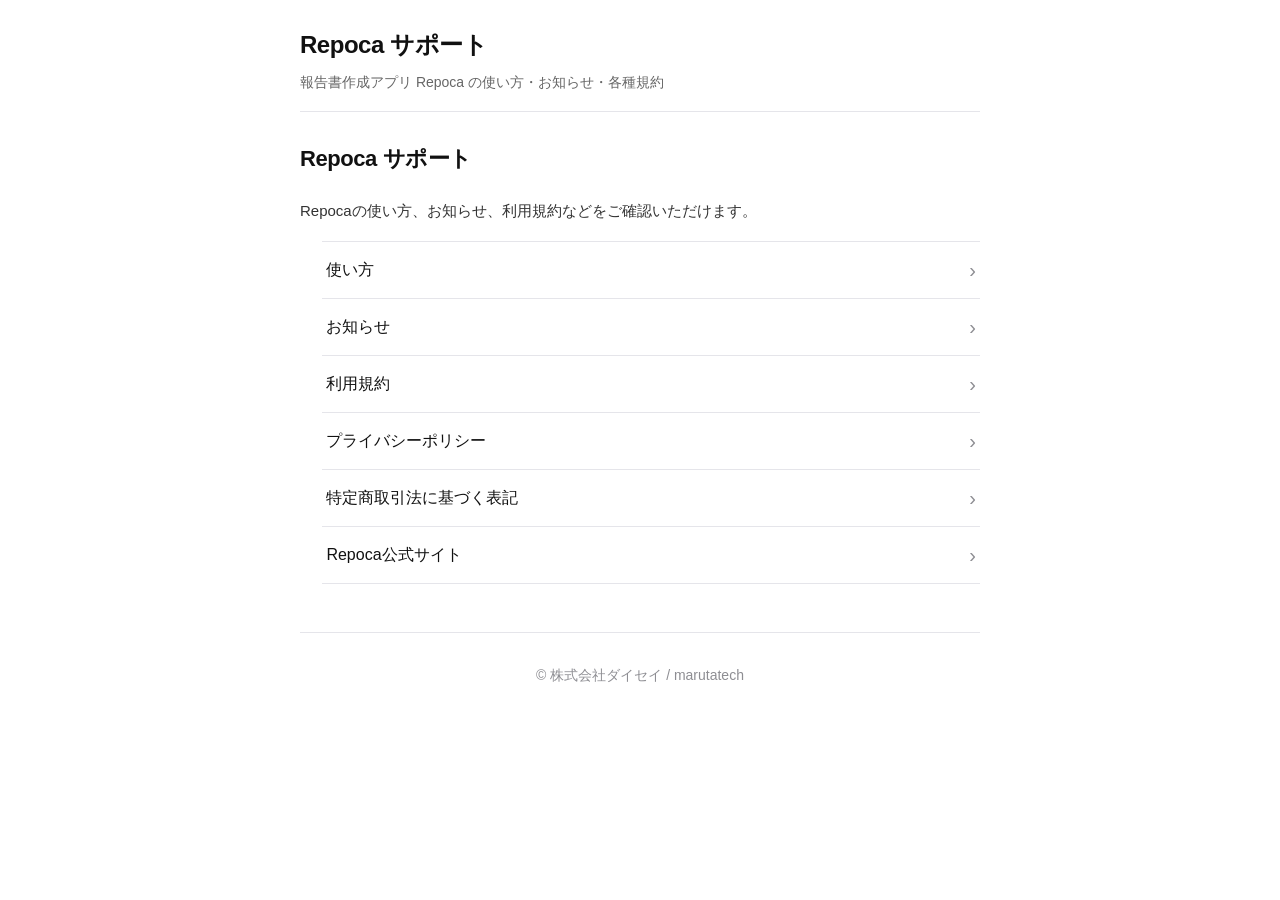
<file: index.html>
<!DOCTYPE html>
<html lang="ja">
<head>
  <meta charset="UTF-8">
  <meta name="viewport" content="width=device-width, initial-scale=1.0">
  <title>Repoca サポート</title>
  <link rel="stylesheet" href="style.css">
</head>
<body>
  <div class="page">
    <header class="site-header">
      <p class="site-title">Repoca サポート</p>
      <p class="site-subtitle">報告書作成アプリ Repoca の使い方・お知らせ・各種規約</p>
    </header>

    <main class="content">
      <h1>Repoca サポート</h1>
      <p class="lead">Repocaの使い方、お知らせ、利用規約などをご確認いただけます。</p>

      <ul class="nav-list">
        <li><a href="usage.html">使い方</a></li>
        <li><a href="news.html">お知らせ</a></li>
        <li><a href="terms.html">利用規約</a></li>
        <li><a href="privacy.html">プライバシーポリシー</a></li>
        <li><a href="tokushoho.html">特定商取引法に基づく表記</a></li>
        <li><a href="https://marutatech.github.io/repoca/">Repoca公式サイト</a></li>
      </ul>
    </main>

    <footer class="site-footer">
      <p>© 株式会社ダイセイ / marutatech</p>
    </footer>
  </div>
</body>
</html>
</file>
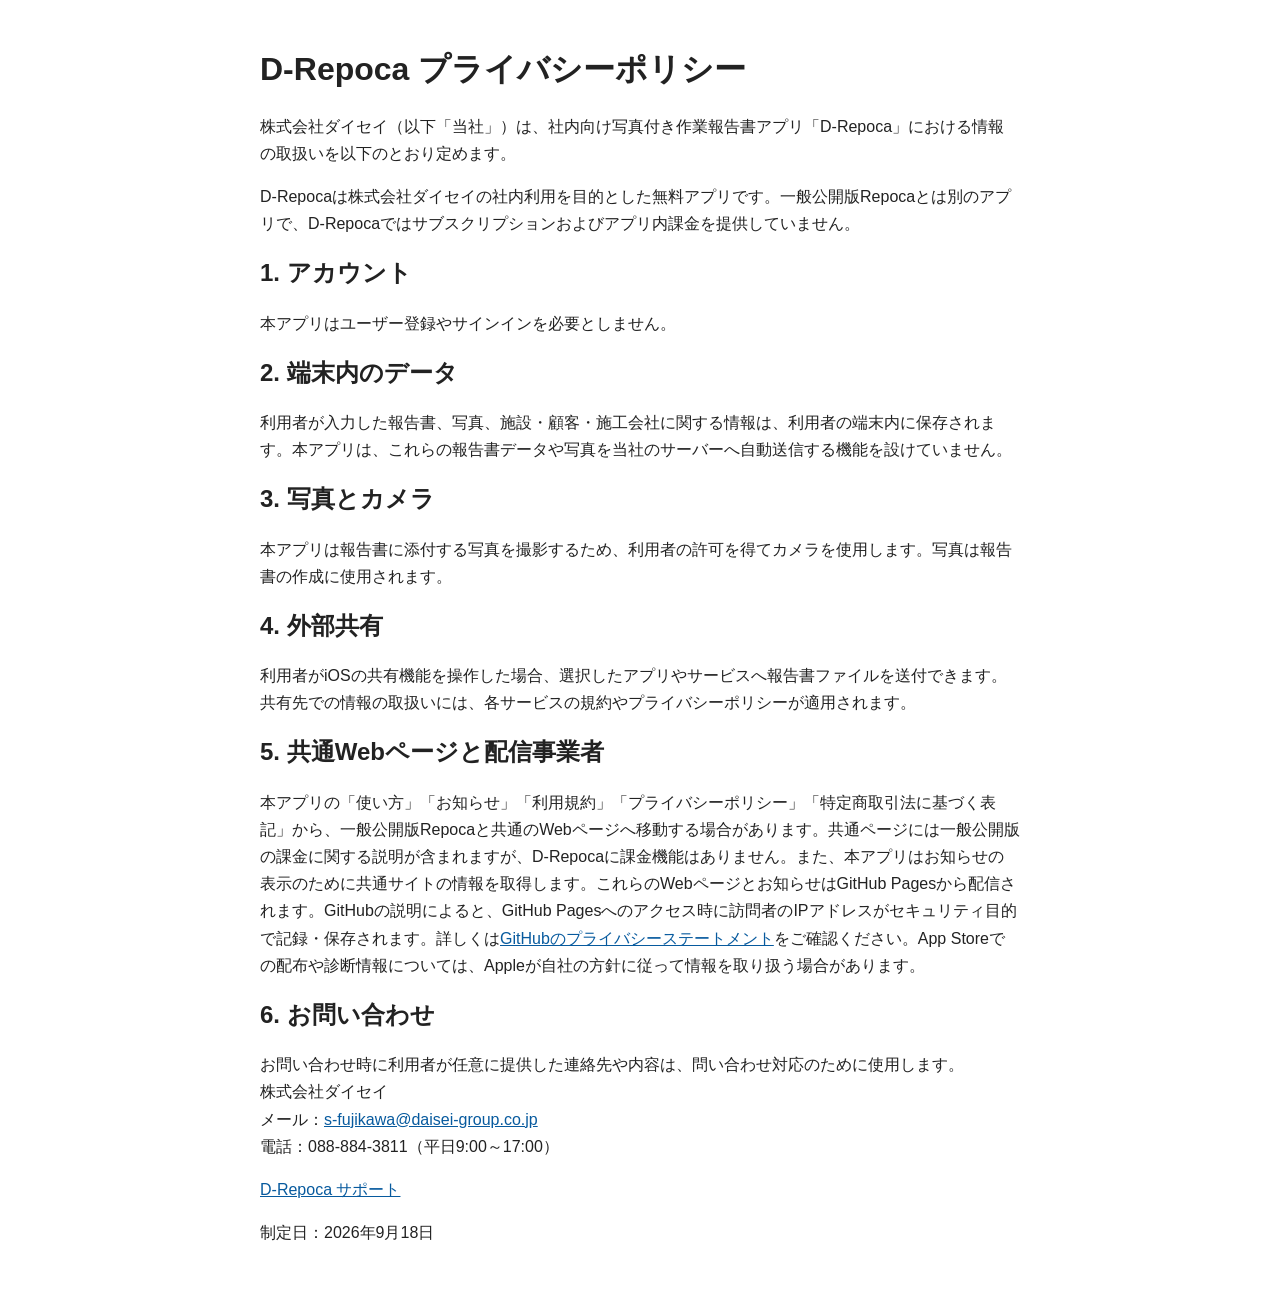
<file: d-repoca-privacy.html>
<!doctype html>
<html lang="ja"><head><meta charset="utf-8"><meta name="viewport" content="width=device-width,initial-scale=1"><title>D-Repoca プライバシーポリシー</title><style>body{font-family:-apple-system,BlinkMacSystemFont,"Hiragino Kaku Gothic ProN",Meiryo,sans-serif;line-height:1.7;max-width:760px;margin:3rem auto;padding:0 1.2rem;color:#222}h1,h2{line-height:1.35}a{color:#075a9e}</style></head><body>
<h1>D-Repoca プライバシーポリシー</h1>
<p>株式会社ダイセイ（以下「当社」）は、社内向け写真付き作業報告書アプリ「D-Repoca」における情報の取扱いを以下のとおり定めます。</p>
<p>D-Repocaは株式会社ダイセイの社内利用を目的とした無料アプリです。一般公開版Repocaとは別のアプリで、D-Repocaではサブスクリプションおよびアプリ内課金を提供していません。</p>
<h2>1. アカウント</h2><p>本アプリはユーザー登録やサインインを必要としません。</p>
<h2>2. 端末内のデータ</h2><p>利用者が入力した報告書、写真、施設・顧客・施工会社に関する情報は、利用者の端末内に保存されます。本アプリは、これらの報告書データや写真を当社のサーバーへ自動送信する機能を設けていません。</p>
<h2>3. 写真とカメラ</h2><p>本アプリは報告書に添付する写真を撮影するため、利用者の許可を得てカメラを使用します。写真は報告書の作成に使用されます。</p>
<h2>4. 外部共有</h2><p>利用者がiOSの共有機能を操作した場合、選択したアプリやサービスへ報告書ファイルを送付できます。共有先での情報の取扱いには、各サービスの規約やプライバシーポリシーが適用されます。</p>
<h2>5. 共通Webページと配信事業者</h2><p>本アプリの「使い方」「お知らせ」「利用規約」「プライバシーポリシー」「特定商取引法に基づく表記」から、一般公開版Repocaと共通のWebページへ移動する場合があります。共通ページには一般公開版の課金に関する説明が含まれますが、D-Repocaに課金機能はありません。また、本アプリはお知らせの表示のために共通サイトの情報を取得します。これらのWebページとお知らせはGitHub Pagesから配信されます。GitHubの説明によると、GitHub Pagesへのアクセス時に訪問者のIPアドレスがセキュリティ目的で記録・保存されます。詳しくは<a href="https://docs.github.com/en/site-policy/privacy-policies/github-general-privacy-statement">GitHubのプライバシーステートメント</a>をご確認ください。App Storeでの配布や診断情報については、Appleが自社の方針に従って情報を取り扱う場合があります。</p>
<h2>6. お問い合わせ</h2><p>お問い合わせ時に利用者が任意に提供した連絡先や内容は、問い合わせ対応のために使用します。<br>株式会社ダイセイ<br>メール：<a href="mailto:s-fujikawa@daisei-group.co.jp">s-fujikawa@daisei-group.co.jp</a><br>電話：088-884-3811（平日9:00～17:00）</p>
<p><a href="https://marutatech.github.io/repoca-support/d-repoca-support.html">D-Repoca サポート</a></p>
<p>制定日：2026年9月18日</p>
</body></html>
</file>
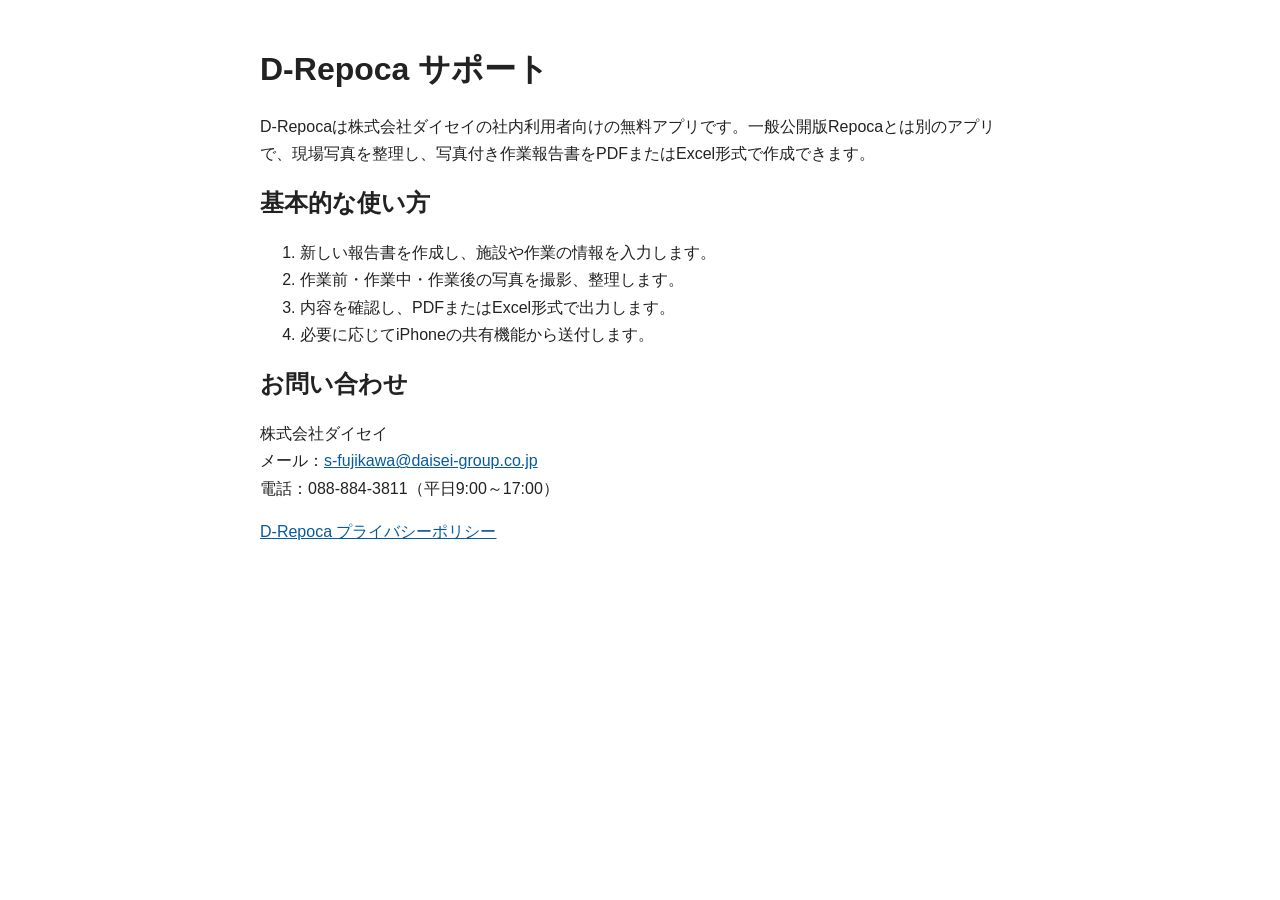
<file: d-repoca-support.html>
<!doctype html>
<html lang="ja"><head><meta charset="utf-8"><meta name="viewport" content="width=device-width,initial-scale=1"><title>D-Repoca サポート</title><style>body{font-family:-apple-system,BlinkMacSystemFont,"Hiragino Kaku Gothic ProN",Meiryo,sans-serif;line-height:1.7;max-width:760px;margin:3rem auto;padding:0 1.2rem;color:#222}h1,h2{line-height:1.35}a{color:#075a9e}</style></head><body>
<h1>D-Repoca サポート</h1>
<p>D-Repocaは株式会社ダイセイの社内利用者向けの無料アプリです。一般公開版Repocaとは別のアプリで、現場写真を整理し、写真付き作業報告書をPDFまたはExcel形式で作成できます。</p>
<h2>基本的な使い方</h2><ol><li>新しい報告書を作成し、施設や作業の情報を入力します。</li><li>作業前・作業中・作業後の写真を撮影、整理します。</li><li>内容を確認し、PDFまたはExcel形式で出力します。</li><li>必要に応じてiPhoneの共有機能から送付します。</li></ol>
<h2>お問い合わせ</h2><p>株式会社ダイセイ<br>メール：<a href="mailto:s-fujikawa@daisei-group.co.jp">s-fujikawa@daisei-group.co.jp</a><br>電話：088-884-3811（平日9:00～17:00）</p>
<p><a href="https://marutatech.github.io/repoca-support/d-repoca-privacy.html">D-Repoca プライバシーポリシー</a></p>
</body></html>
</file>
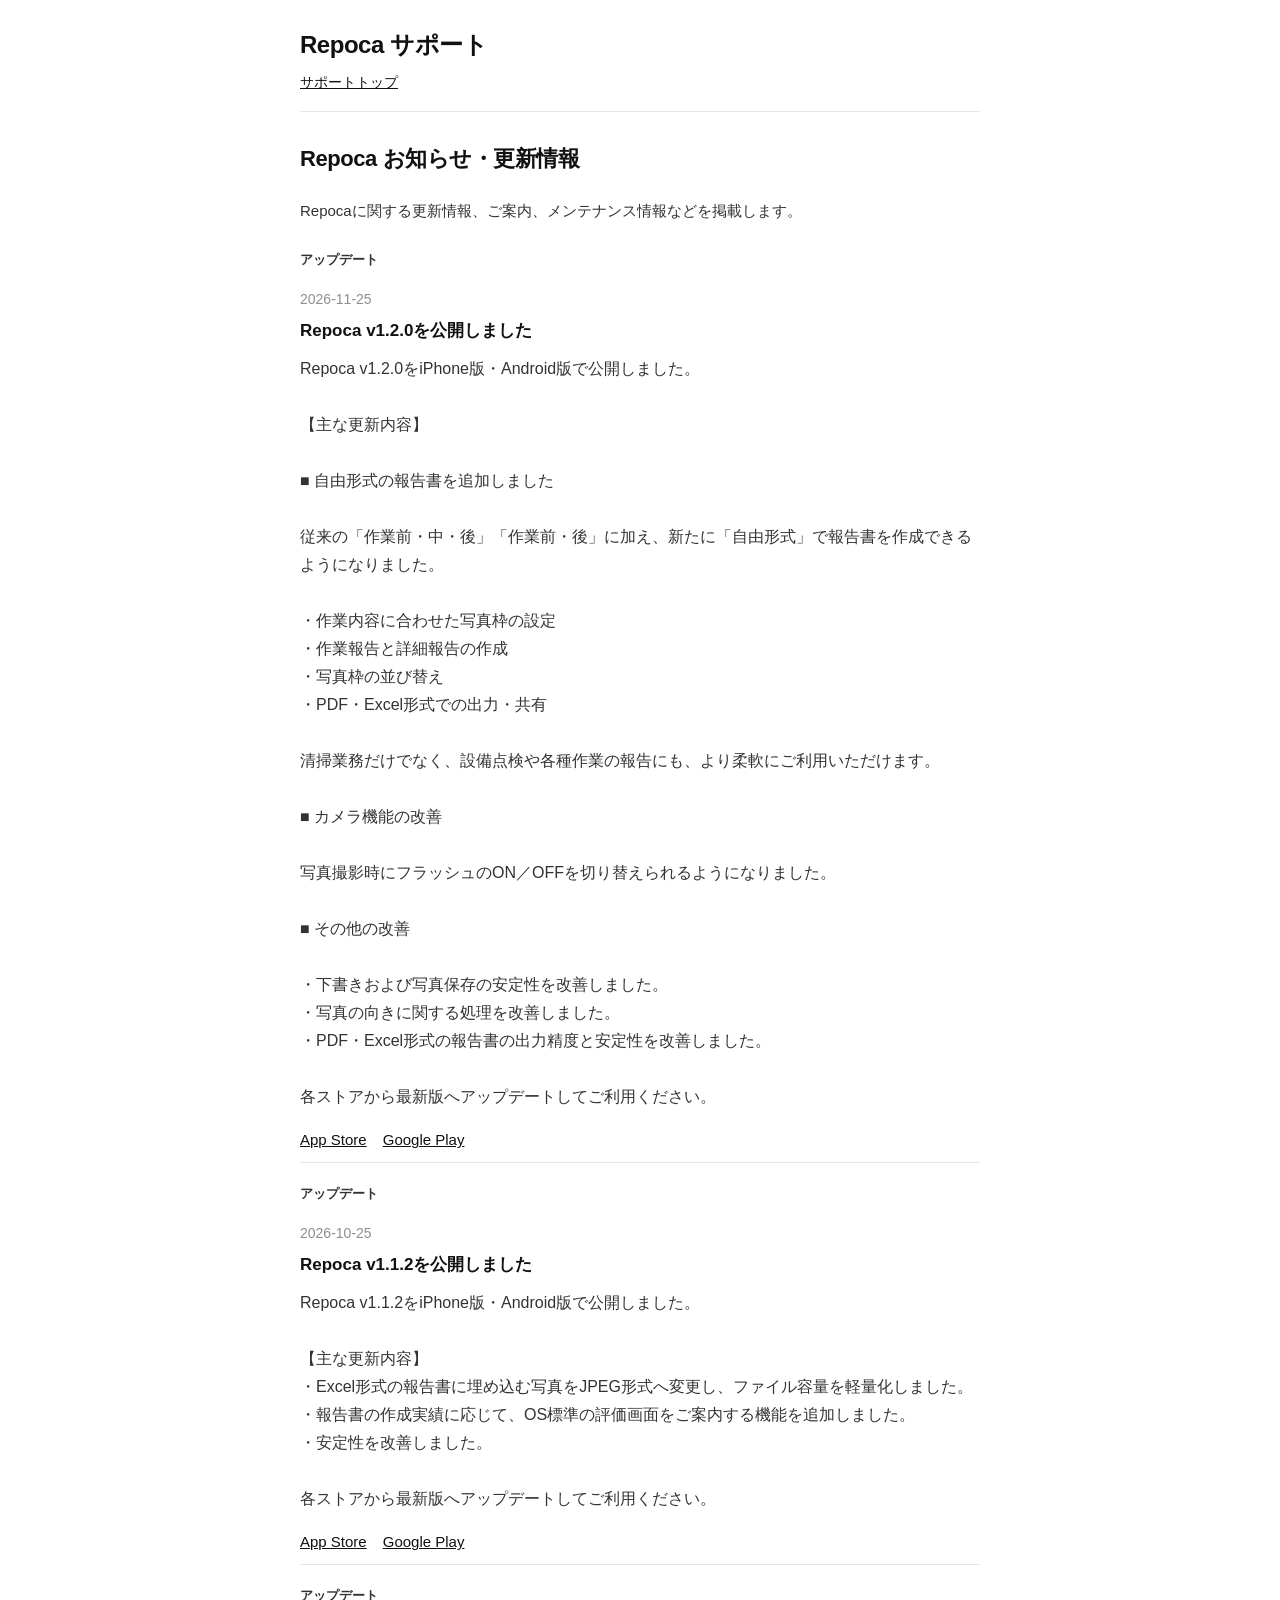
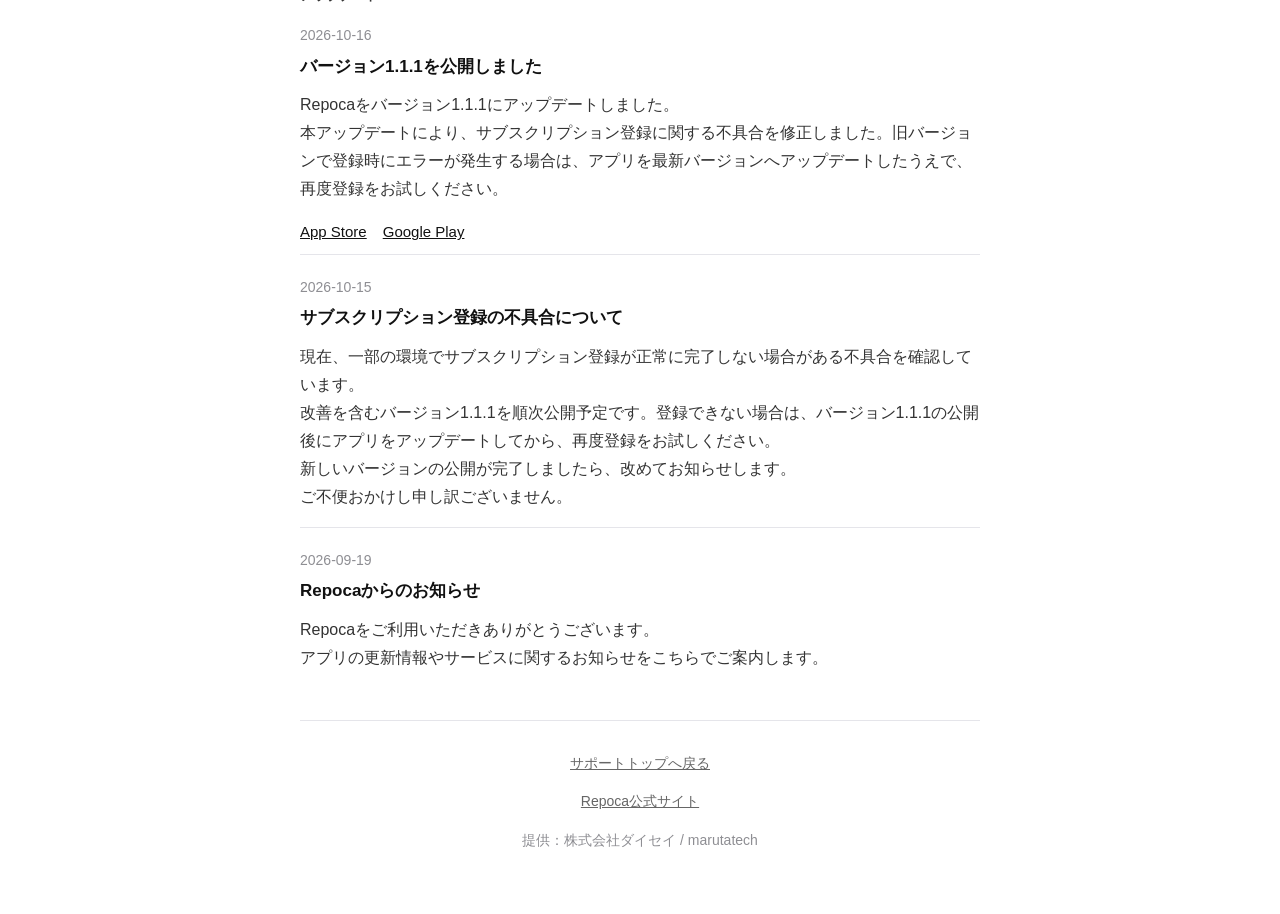
<file: news.html>
<!DOCTYPE html>
<html lang="ja">
<head>
  <meta charset="UTF-8">
  <meta name="viewport" content="width=device-width, initial-scale=1.0">
  <title>Repoca お知らせ・更新情報</title>
  <link rel="stylesheet" href="style.css">
</head>
<body>
  <div class="page">
    <header class="site-header">
      <p class="site-title">Repoca サポート</p>
      <p class="site-subtitle"><a href="index.html">サポートトップ</a></p>
    </header>

    <main class="content">
      <h1>Repoca お知らせ・更新情報</h1>
      <p class="lead">Repocaに関する更新情報、ご案内、メンテナンス情報などを掲載します。</p>

      <div id="notices-root" aria-live="polite">
        <p class="notices-status">お知らせを読み込み中です…</p>
      </div>
    </main>

    <footer class="site-footer">
      <p><a href="index.html">サポートトップへ戻る</a></p>
      <p><a href="https://marutatech.github.io/repoca/">Repoca公式サイト</a></p>
      <p>提供：株式会社ダイセイ / marutatech</p>
    </footer>
  </div>

  <script src="news.js" defer></script>
</body>
</html>
</file>
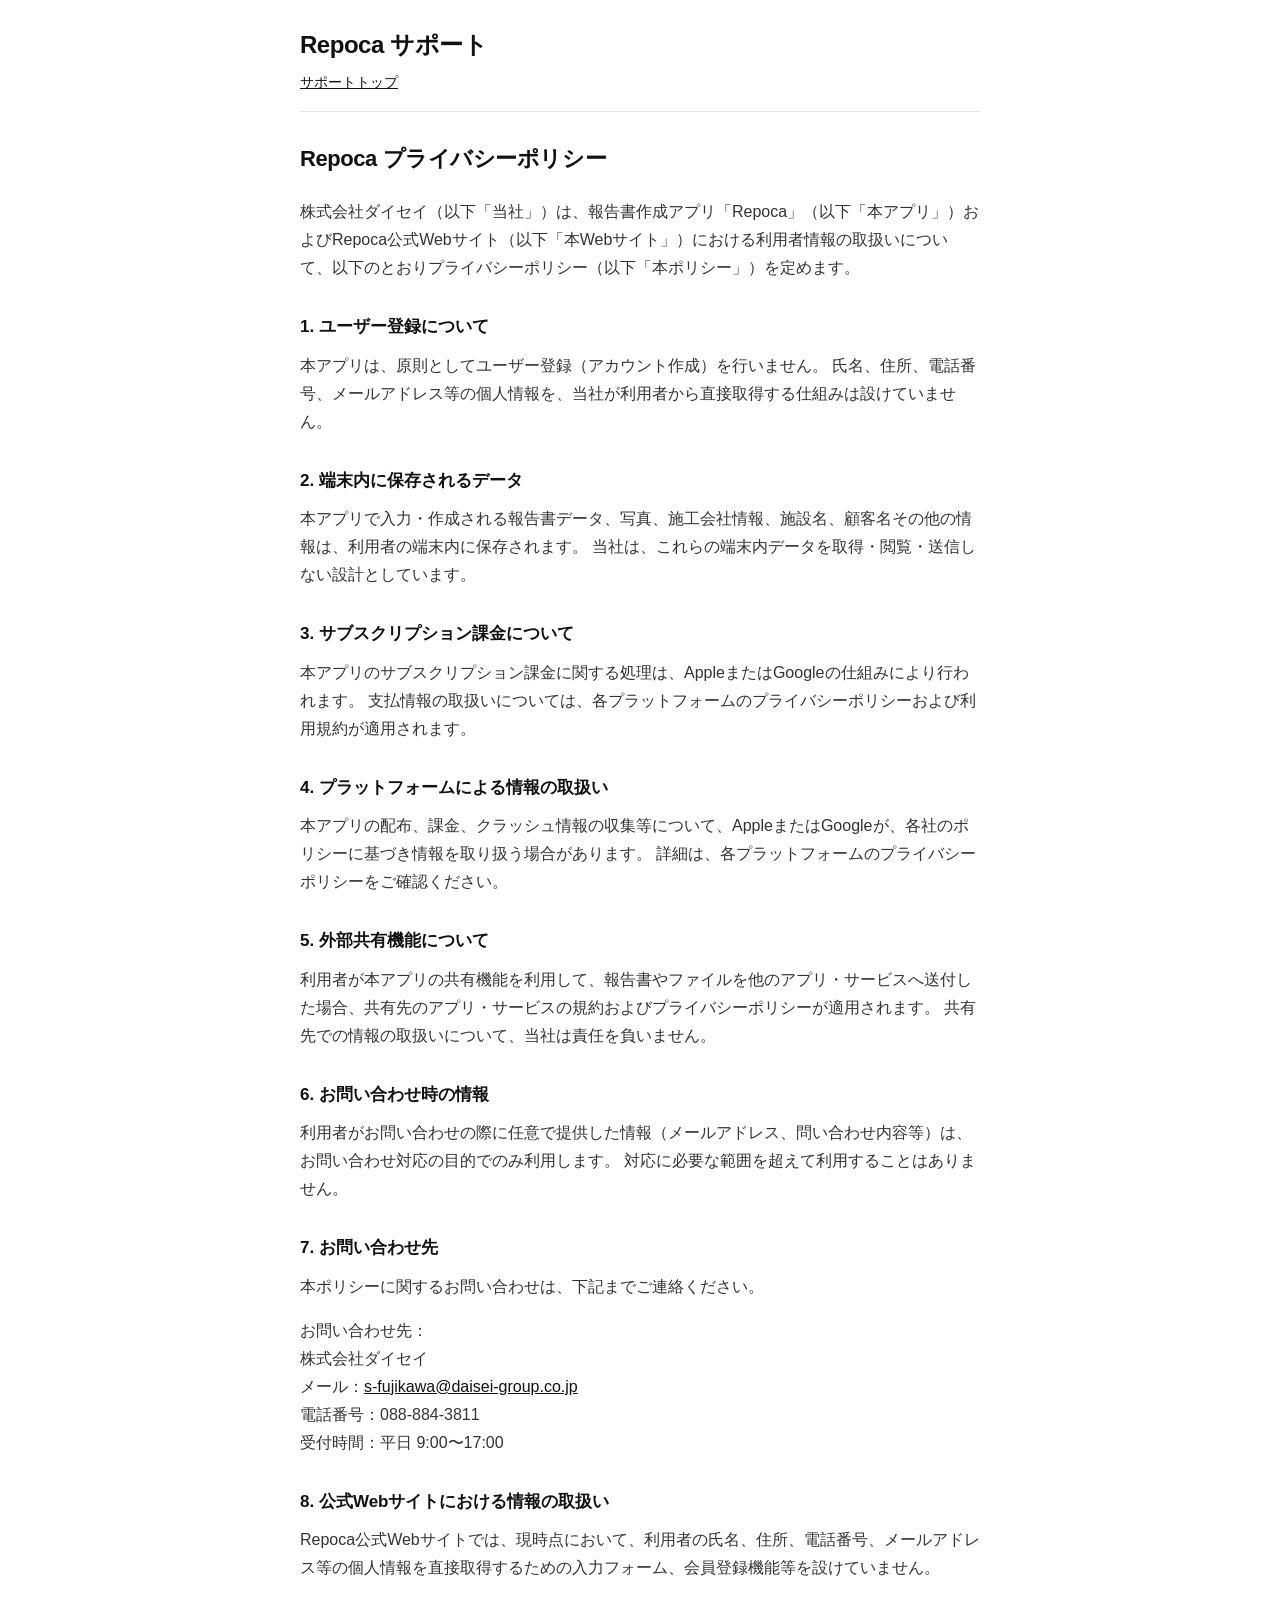
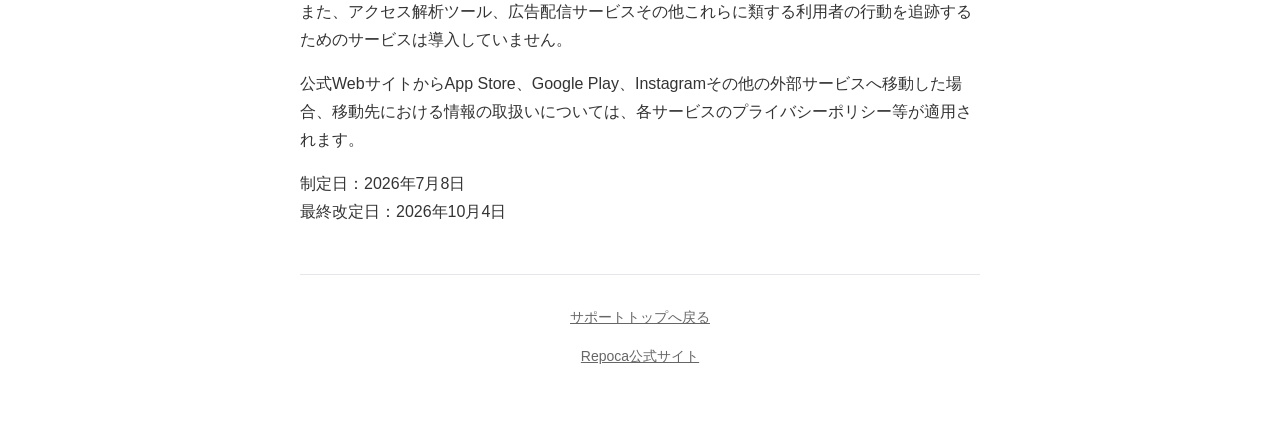
<file: privacy.html>
<!DOCTYPE html>
<html lang="ja">
<head>
  <meta charset="UTF-8">
  <meta name="viewport" content="width=device-width, initial-scale=1.0">
  <title>Repoca プライバシーポリシー</title>
  <link rel="stylesheet" href="style.css">
</head>
<body>
  <div class="page">
    <header class="site-header">
      <p class="site-title">Repoca サポート</p>
      <p class="site-subtitle"><a href="index.html">サポートトップ</a></p>
    </header>

    <main class="content">
      <h1>Repoca プライバシーポリシー</h1>

      <p>
        株式会社ダイセイ（以下「当社」）は、報告書作成アプリ「Repoca」（以下「本アプリ」）およびRepoca公式Webサイト（以下「本Webサイト」）における利用者情報の取扱いについて、以下のとおりプライバシーポリシー（以下「本ポリシー」）を定めます。
      </p>

      <h2>1. ユーザー登録について</h2>
      <p>
        本アプリは、原則としてユーザー登録（アカウント作成）を行いません。
        氏名、住所、電話番号、メールアドレス等の個人情報を、当社が利用者から直接取得する仕組みは設けていません。
      </p>

      <h2>2. 端末内に保存されるデータ</h2>
      <p>
        本アプリで入力・作成される報告書データ、写真、施工会社情報、施設名、顧客名その他の情報は、利用者の端末内に保存されます。
        当社は、これらの端末内データを取得・閲覧・送信しない設計としています。
      </p>

      <h2>3. サブスクリプション課金について</h2>
      <p>
        本アプリのサブスクリプション課金に関する処理は、AppleまたはGoogleの仕組みにより行われます。
        支払情報の取扱いについては、各プラットフォームのプライバシーポリシーおよび利用規約が適用されます。
      </p>

      <h2>4. プラットフォームによる情報の取扱い</h2>
      <p>
        本アプリの配布、課金、クラッシュ情報の収集等について、AppleまたはGoogleが、各社のポリシーに基づき情報を取り扱う場合があります。
        詳細は、各プラットフォームのプライバシーポリシーをご確認ください。
      </p>

      <h2>5. 外部共有機能について</h2>
      <p>
        利用者が本アプリの共有機能を利用して、報告書やファイルを他のアプリ・サービスへ送付した場合、共有先のアプリ・サービスの規約およびプライバシーポリシーが適用されます。
        共有先での情報の取扱いについて、当社は責任を負いません。
      </p>

      <h2>6. お問い合わせ時の情報</h2>
      <p>
        利用者がお問い合わせの際に任意で提供した情報（メールアドレス、問い合わせ内容等）は、お問い合わせ対応の目的でのみ利用します。
        対応に必要な範囲を超えて利用することはありません。
      </p>

      <h2>7. お問い合わせ先</h2>
      <p>
        本ポリシーに関するお問い合わせは、下記までご連絡ください。
      </p>
      <p>
        お問い合わせ先：<br>
        株式会社ダイセイ<br>
        メール：<a href="mailto:s-fujikawa@daisei-group.co.jp">s-fujikawa@daisei-group.co.jp</a><br>
        電話番号：088-884-3811<br>
        受付時間：平日 9:00〜17:00
      </p>

      <h2>8. 公式Webサイトにおける情報の取扱い</h2>
      <p>
        Repoca公式Webサイトでは、現時点において、利用者の氏名、住所、電話番号、メールアドレス等の個人情報を直接取得するための入力フォーム、会員登録機能等を設けていません。
      </p>
      <p>
        また、アクセス解析ツール、広告配信サービスその他これらに類する利用者の行動を追跡するためのサービスは導入していません。
      </p>
      <p>
        公式WebサイトからApp Store、Google Play、Instagramその他の外部サービスへ移動した場合、移動先における情報の取扱いについては、各サービスのプライバシーポリシー等が適用されます。
      </p>

      <p>
        制定日：2026年7月8日<br>
        最終改定日：2026年10月4日
      </p>
    </main>

    <footer class="site-footer">
      <p><a href="index.html">サポートトップへ戻る</a></p>
      <p><a href="https://marutatech.github.io/repoca/">Repoca公式サイト</a></p>
    </footer>
  </div>
</body>
</html>
</file>
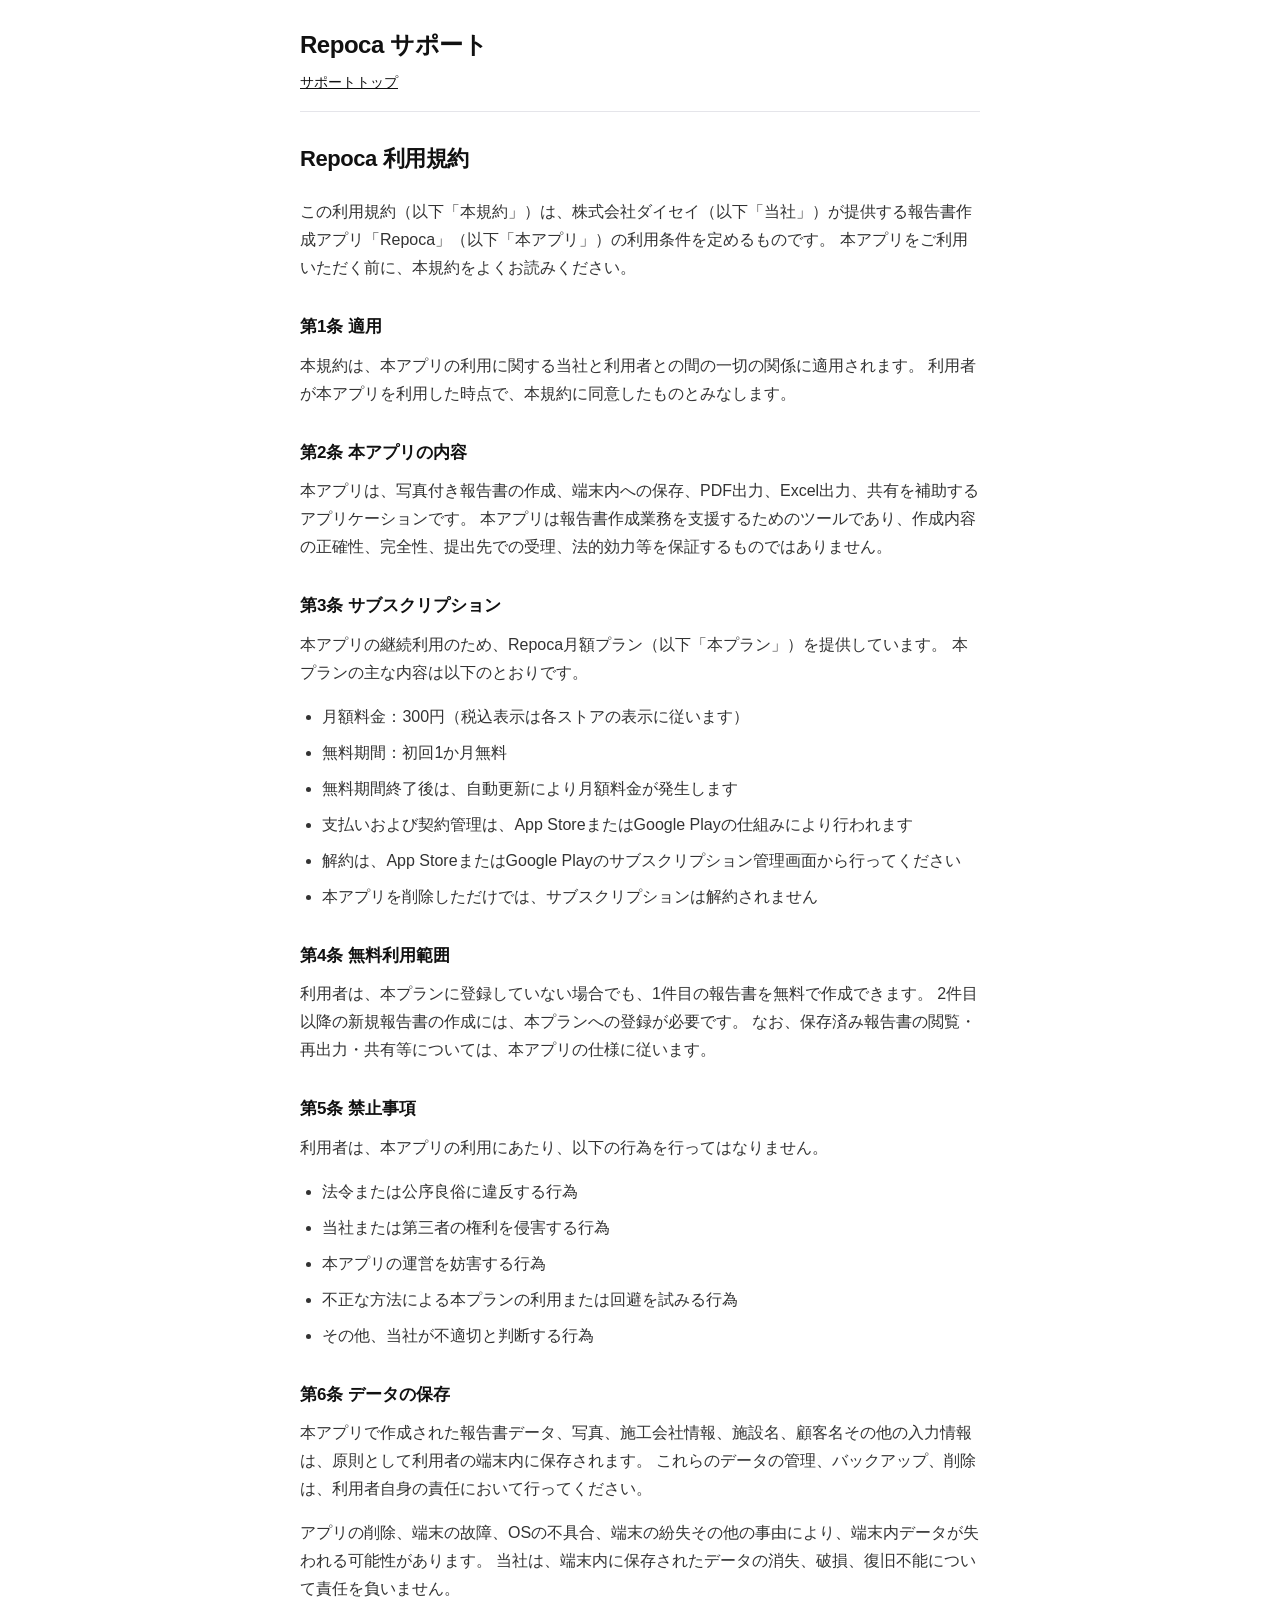
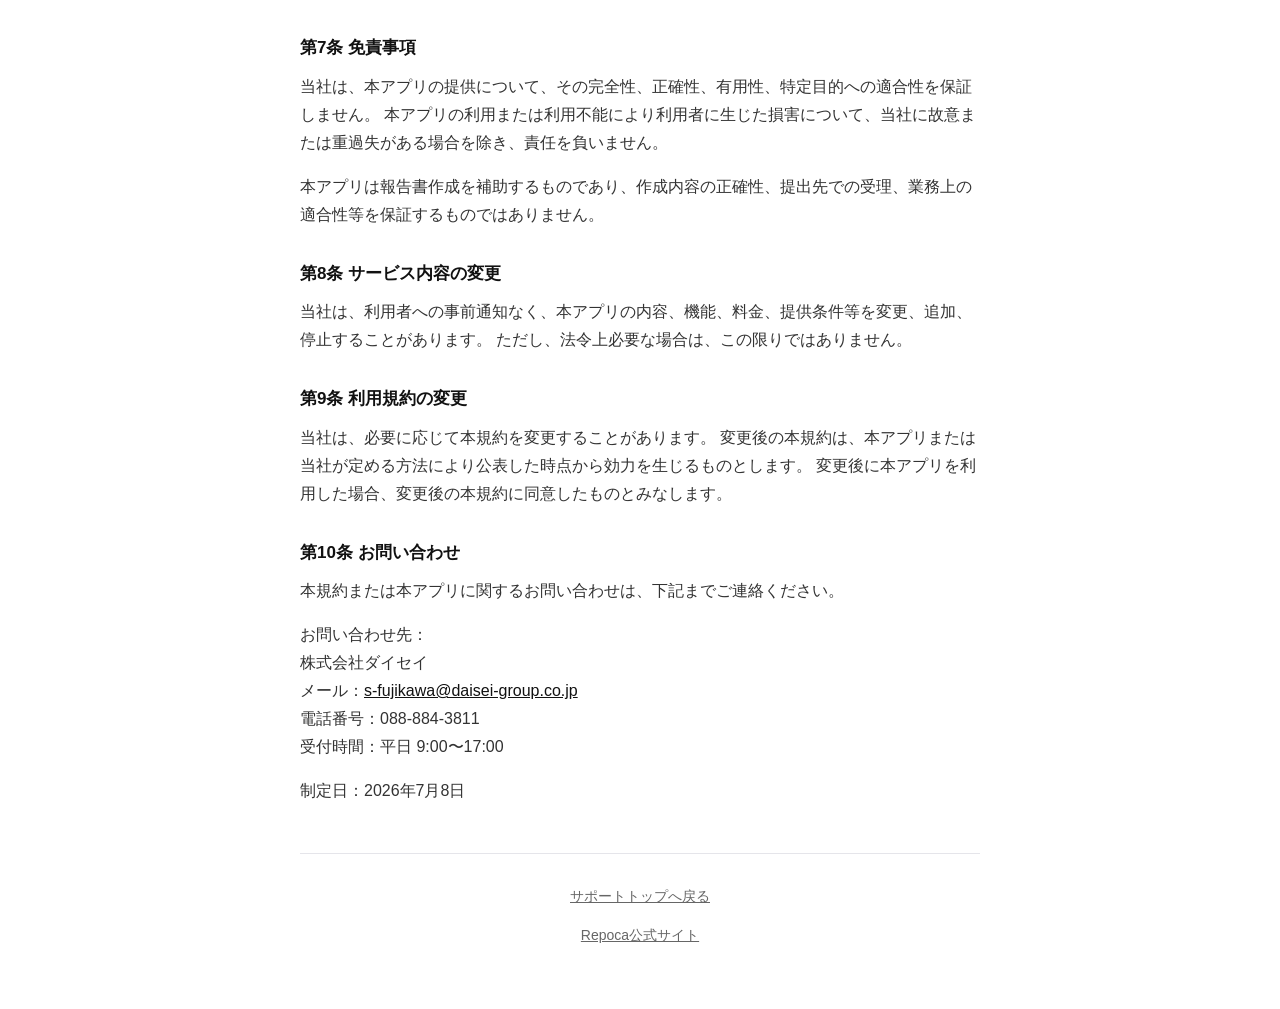
<file: terms.html>
<!DOCTYPE html>
<html lang="ja">
<head>
  <meta charset="UTF-8">
  <meta name="viewport" content="width=device-width, initial-scale=1.0">
  <title>Repoca 利用規約</title>
  <link rel="stylesheet" href="style.css">
</head>
<body>
  <div class="page">
    <header class="site-header">
      <p class="site-title">Repoca サポート</p>
      <p class="site-subtitle"><a href="index.html">サポートトップ</a></p>
    </header>

    <main class="content">
      <h1>Repoca 利用規約</h1>

      <p>
        この利用規約（以下「本規約」）は、株式会社ダイセイ（以下「当社」）が提供する報告書作成アプリ「Repoca」（以下「本アプリ」）の利用条件を定めるものです。
        本アプリをご利用いただく前に、本規約をよくお読みください。
      </p>

      <h2>第1条 適用</h2>
      <p>
        本規約は、本アプリの利用に関する当社と利用者との間の一切の関係に適用されます。
        利用者が本アプリを利用した時点で、本規約に同意したものとみなします。
      </p>

      <h2>第2条 本アプリの内容</h2>
      <p>
        本アプリは、写真付き報告書の作成、端末内への保存、PDF出力、Excel出力、共有を補助するアプリケーションです。
        本アプリは報告書作成業務を支援するためのツールであり、作成内容の正確性、完全性、提出先での受理、法的効力等を保証するものではありません。
      </p>

      <h2>第3条 サブスクリプション</h2>
      <p>
        本アプリの継続利用のため、Repoca月額プラン（以下「本プラン」）を提供しています。
        本プランの主な内容は以下のとおりです。
      </p>
      <ul>
        <li>月額料金：300円（税込表示は各ストアの表示に従います）</li>
        <li>無料期間：初回1か月無料</li>
        <li>無料期間終了後は、自動更新により月額料金が発生します</li>
        <li>支払いおよび契約管理は、App StoreまたはGoogle Playの仕組みにより行われます</li>
        <li>解約は、App StoreまたはGoogle Playのサブスクリプション管理画面から行ってください</li>
        <li>本アプリを削除しただけでは、サブスクリプションは解約されません</li>
      </ul>

      <h2>第4条 無料利用範囲</h2>
      <p>
        利用者は、本プランに登録していない場合でも、1件目の報告書を無料で作成できます。
        2件目以降の新規報告書の作成には、本プランへの登録が必要です。
        なお、保存済み報告書の閲覧・再出力・共有等については、本アプリの仕様に従います。
      </p>

      <h2>第5条 禁止事項</h2>
      <p>利用者は、本アプリの利用にあたり、以下の行為を行ってはなりません。</p>
      <ul>
        <li>法令または公序良俗に違反する行為</li>
        <li>当社または第三者の権利を侵害する行為</li>
        <li>本アプリの運営を妨害する行為</li>
        <li>不正な方法による本プランの利用または回避を試みる行為</li>
        <li>その他、当社が不適切と判断する行為</li>
      </ul>

      <h2>第6条 データの保存</h2>
      <p>
        本アプリで作成された報告書データ、写真、施工会社情報、施設名、顧客名その他の入力情報は、原則として利用者の端末内に保存されます。
        これらのデータの管理、バックアップ、削除は、利用者自身の責任において行ってください。
      </p>
      <p>
        アプリの削除、端末の故障、OSの不具合、端末の紛失その他の事由により、端末内データが失われる可能性があります。
        当社は、端末内に保存されたデータの消失、破損、復旧不能について責任を負いません。
      </p>

      <h2>第7条 免責事項</h2>
      <p>
        当社は、本アプリの提供について、その完全性、正確性、有用性、特定目的への適合性を保証しません。
        本アプリの利用または利用不能により利用者に生じた損害について、当社に故意または重過失がある場合を除き、責任を負いません。
      </p>
      <p>
        本アプリは報告書作成を補助するものであり、作成内容の正確性、提出先での受理、業務上の適合性等を保証するものではありません。
      </p>

      <h2>第8条 サービス内容の変更</h2>
      <p>
        当社は、利用者への事前通知なく、本アプリの内容、機能、料金、提供条件等を変更、追加、停止することがあります。
        ただし、法令上必要な場合は、この限りではありません。
      </p>

      <h2>第9条 利用規約の変更</h2>
      <p>
        当社は、必要に応じて本規約を変更することがあります。
        変更後の本規約は、本アプリまたは当社が定める方法により公表した時点から効力を生じるものとします。
        変更後に本アプリを利用した場合、変更後の本規約に同意したものとみなします。
      </p>

      <h2>第10条 お問い合わせ</h2>
      <p>
        本規約または本アプリに関するお問い合わせは、下記までご連絡ください。
      </p>
      <p>
        お問い合わせ先：<br>
        株式会社ダイセイ<br>
        メール：<a href="mailto:s-fujikawa@daisei-group.co.jp">s-fujikawa@daisei-group.co.jp</a><br>
        電話番号：088-884-3811<br>
        受付時間：平日 9:00〜17:00
      </p>

      <p>制定日：2026年7月8日</p>
    </main>

    <footer class="site-footer">
      <p><a href="index.html">サポートトップへ戻る</a></p>
      <p><a href="https://marutatech.github.io/repoca/">Repoca公式サイト</a></p>
    </footer>
  </div>
</body>
</html>
</file>
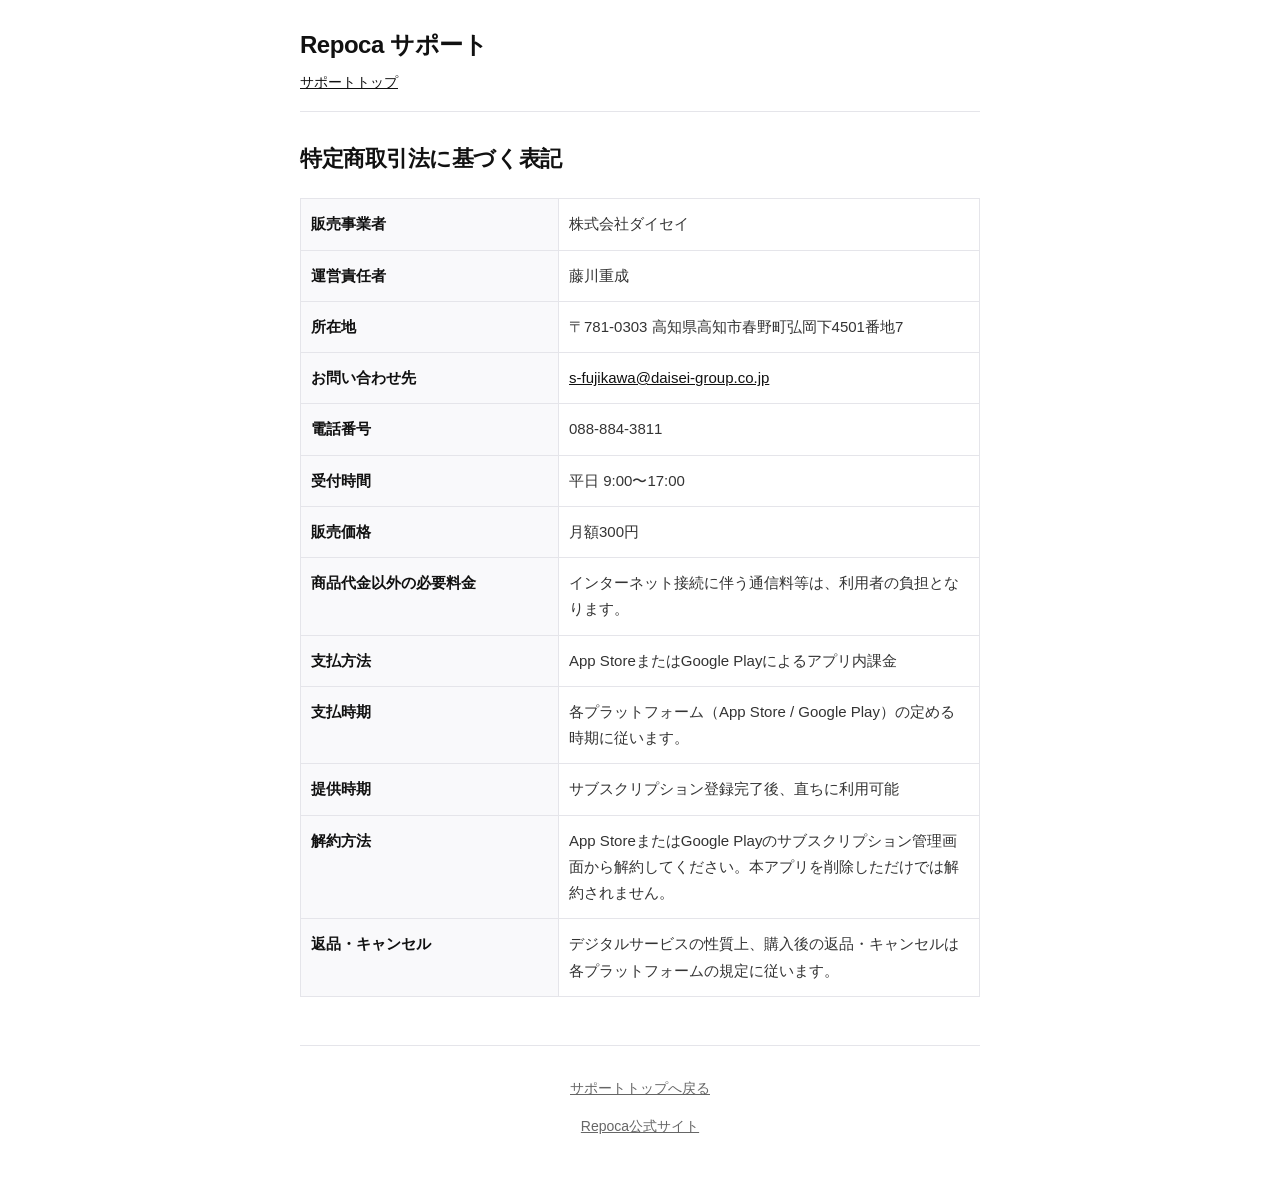
<file: tokushoho.html>
<!DOCTYPE html>
<html lang="ja">
<head>
  <meta charset="UTF-8">
  <meta name="viewport" content="width=device-width, initial-scale=1.0">
  <title>特定商取引法に基づく表記</title>
  <link rel="stylesheet" href="style.css">
</head>
<body>
  <div class="page">
    <header class="site-header">
      <p class="site-title">Repoca サポート</p>
      <p class="site-subtitle"><a href="index.html">サポートトップ</a></p>
    </header>

    <main class="content">
      <h1>特定商取引法に基づく表記</h1>

      <table class="legal-table">
        <tbody>
          <tr>
            <th>販売事業者</th>
            <td>株式会社ダイセイ</td>
          </tr>
          <tr>
            <th>運営責任者</th>
            <td>藤川重成</td>
          </tr>
          <tr>
            <th>所在地</th>
            <td>〒781-0303 高知県高知市春野町弘岡下4501番地7</td>
          </tr>
          <tr>
            <th>お問い合わせ先</th>
            <td><a href="mailto:s-fujikawa@daisei-group.co.jp">s-fujikawa@daisei-group.co.jp</a></td>
          </tr>
          <tr>
            <th>電話番号</th>
            <td>088-884-3811</td>
          </tr>
          <tr>
            <th>受付時間</th>
            <td>平日 9:00〜17:00</td>
          </tr>
          <tr>
            <th>販売価格</th>
            <td>月額300円</td>
          </tr>
          <tr>
            <th>商品代金以外の必要料金</th>
            <td>インターネット接続に伴う通信料等は、利用者の負担となります。</td>
          </tr>
          <tr>
            <th>支払方法</th>
            <td>App StoreまたはGoogle Playによるアプリ内課金</td>
          </tr>
          <tr>
            <th>支払時期</th>
            <td>各プラットフォーム（App Store / Google Play）の定める時期に従います。</td>
          </tr>
          <tr>
            <th>提供時期</th>
            <td>サブスクリプション登録完了後、直ちに利用可能</td>
          </tr>
          <tr>
            <th>解約方法</th>
            <td>App StoreまたはGoogle Playのサブスクリプション管理画面から解約してください。本アプリを削除しただけでは解約されません。</td>
          </tr>
          <tr>
            <th>返品・キャンセル</th>
            <td>デジタルサービスの性質上、購入後の返品・キャンセルは各プラットフォームの規定に従います。</td>
          </tr>
        </tbody>
      </table>
    </main>

    <footer class="site-footer">
      <p><a href="index.html">サポートトップへ戻る</a></p>
      <p><a href="https://marutatech.github.io/repoca/">Repoca公式サイト</a></p>
    </footer>
  </div>
</body>
</html>
</file>
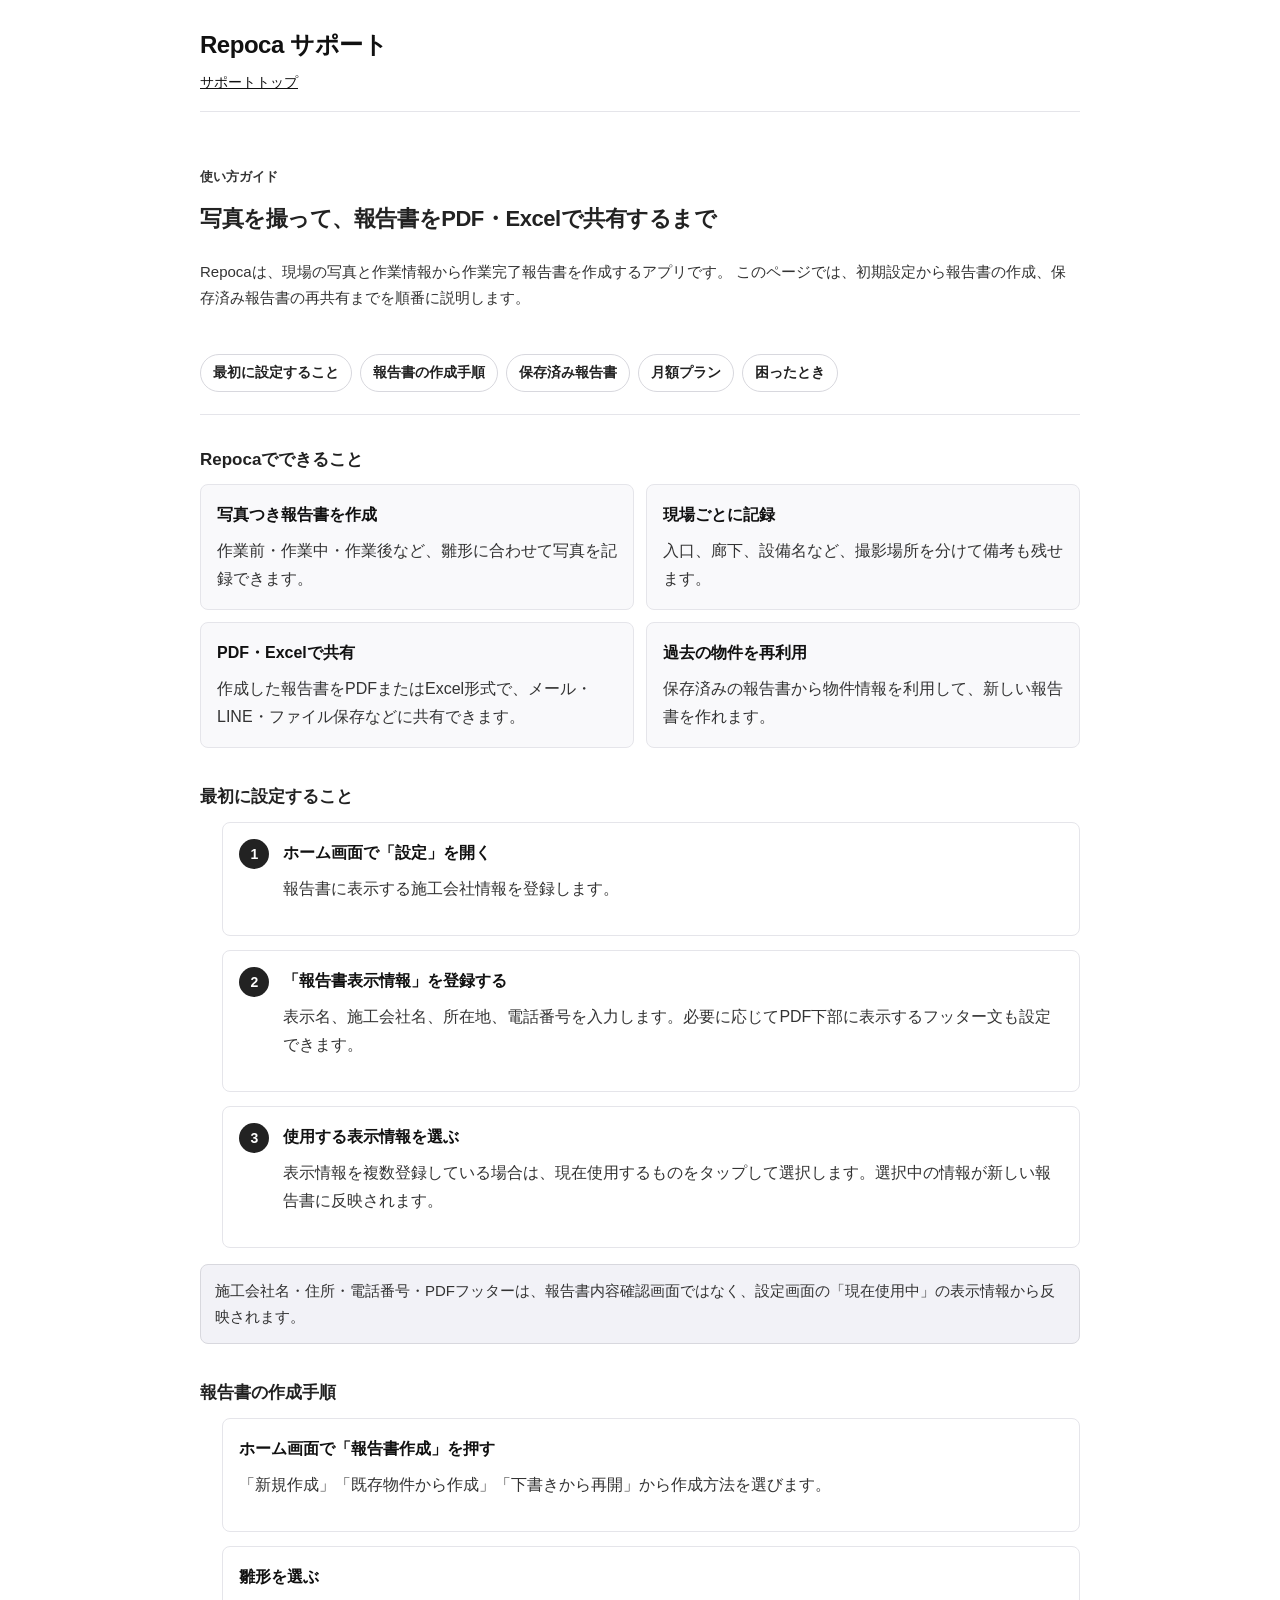
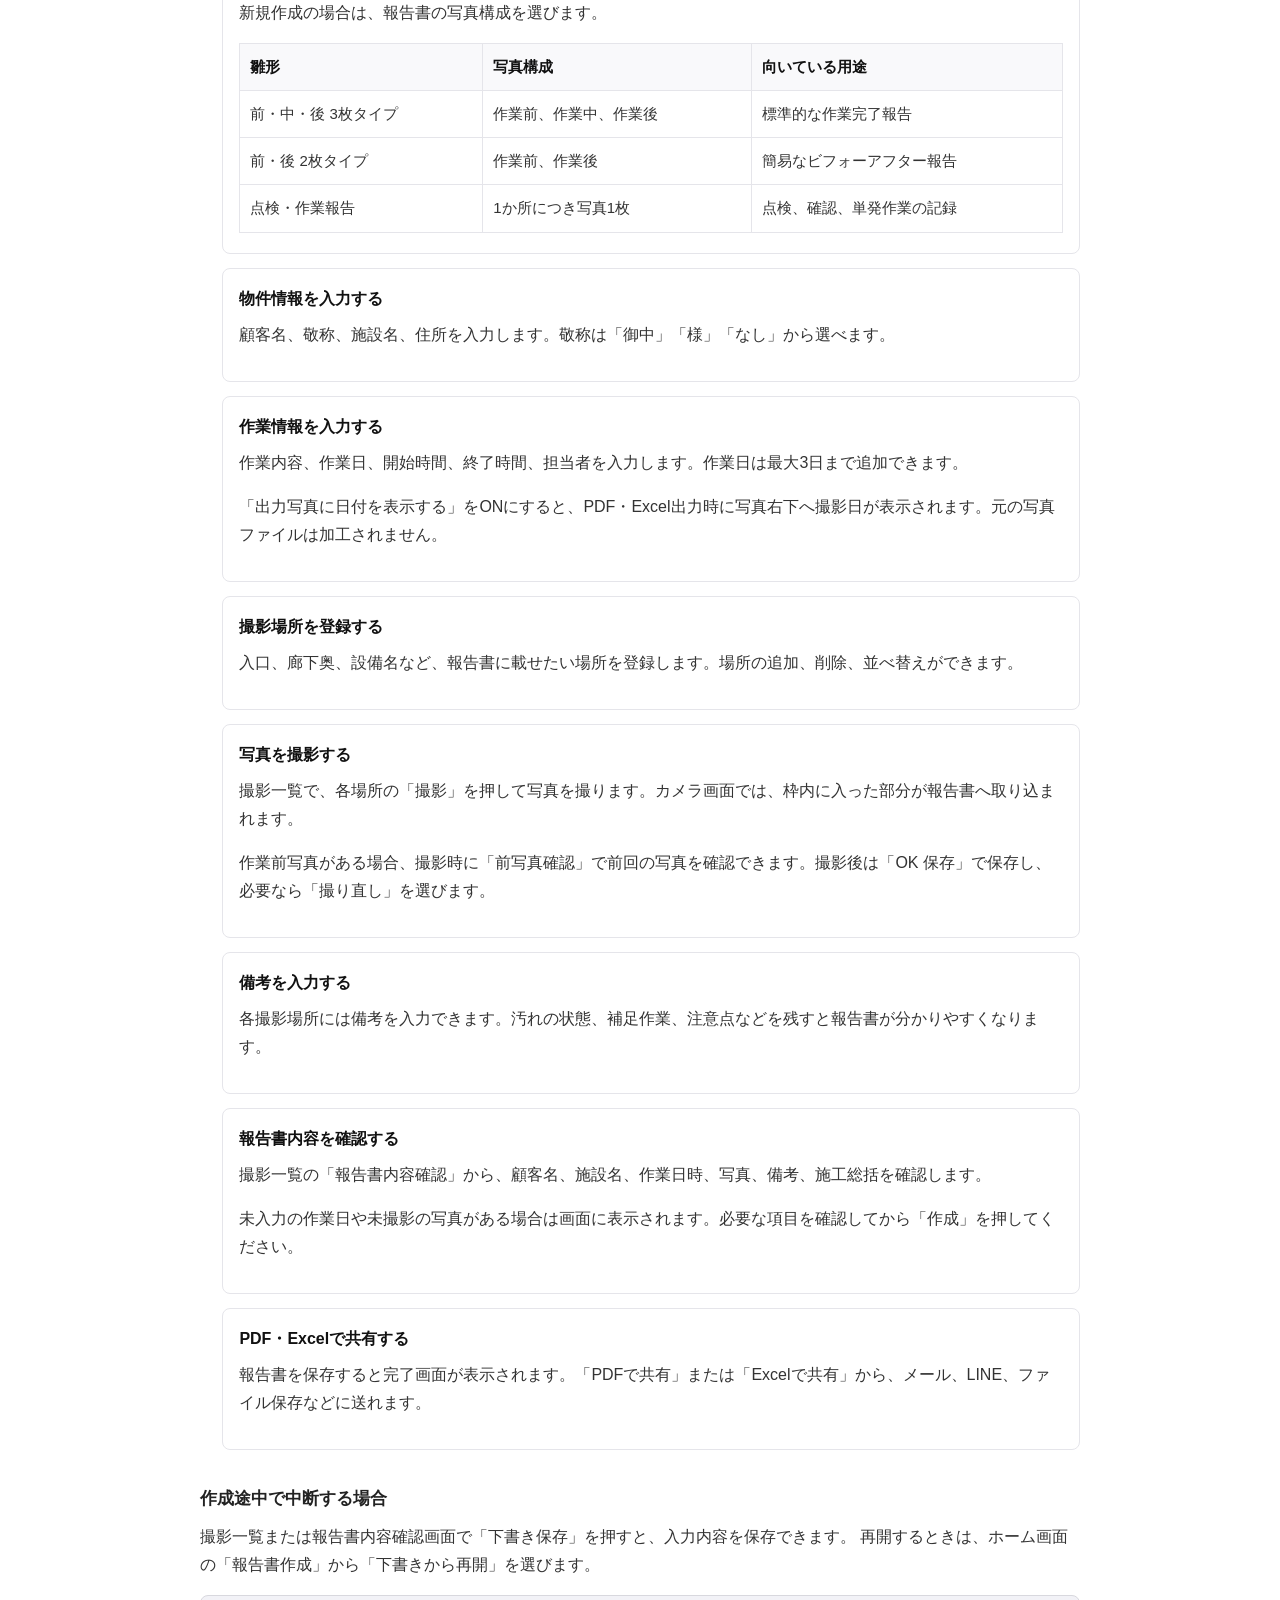
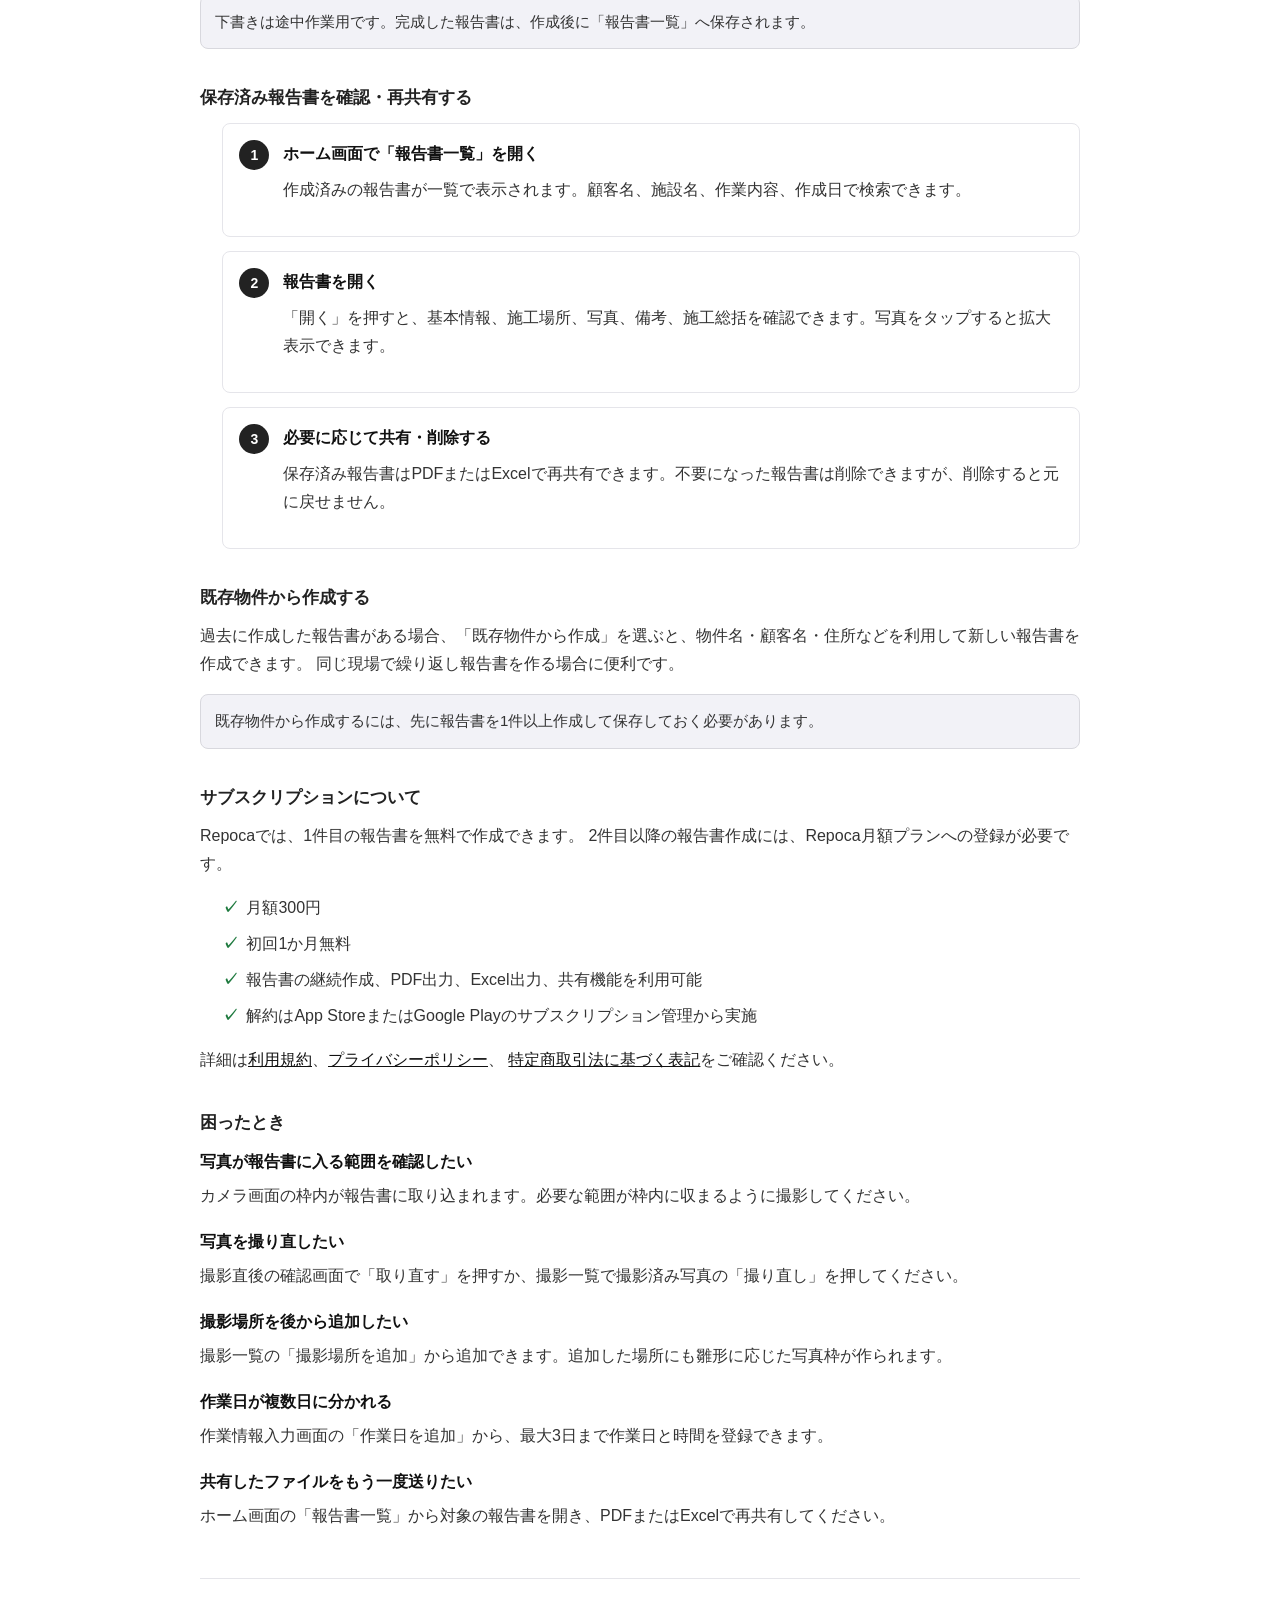
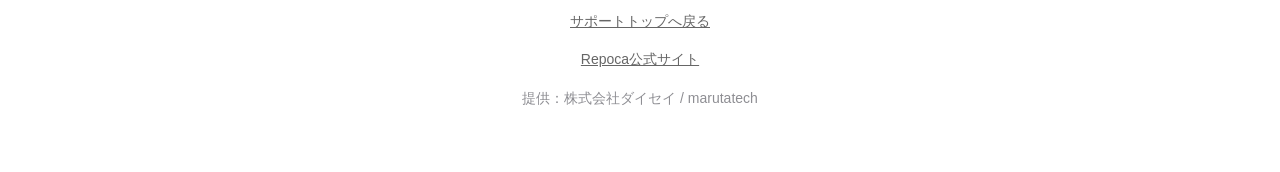
<file: usage.html>
<!DOCTYPE html>
<html lang="ja">
<head>
  <meta charset="UTF-8">
  <meta name="viewport" content="width=device-width, initial-scale=1.0">
  <title>Repoca 使い方ガイド</title>
  <link rel="stylesheet" href="style.css">
</head>
<body>
  <div class="page page-wide">
    <header class="site-header">
      <p class="site-title">Repoca サポート</p>
      <p class="site-subtitle"><a href="index.html">サポートトップ</a></p>
    </header>

    <main class="content guide">
      <section class="guide-hero">
        <p class="eyebrow">使い方ガイド</p>
        <h1>写真を撮って、報告書をPDF・Excelで共有するまで</h1>
        <p class="lead">
          Repocaは、現場の写真と作業情報から作業完了報告書を作成するアプリです。
          このページでは、初期設定から報告書の作成、保存済み報告書の再共有までを順番に説明します。
        </p>
      </section>

      <nav class="quick-links" aria-label="ページ内メニュー">
        <a href="#first-setup">最初に設定すること</a>
        <a href="#create-flow">報告書の作成手順</a>
        <a href="#saved-reports">保存済み報告書</a>
        <a href="#subscription">月額プラン</a>
        <a href="#faq">困ったとき</a>
      </nav>

      <section class="guide-section">
        <h2>Repocaでできること</h2>
        <div class="feature-grid">
          <div class="feature-item">
            <h3>写真つき報告書を作成</h3>
            <p>作業前・作業中・作業後など、雛形に合わせて写真を記録できます。</p>
          </div>
          <div class="feature-item">
            <h3>現場ごとに記録</h3>
            <p>入口、廊下、設備名など、撮影場所を分けて備考も残せます。</p>
          </div>
          <div class="feature-item">
            <h3>PDF・Excelで共有</h3>
            <p>作成した報告書をPDFまたはExcel形式で、メール・LINE・ファイル保存などに共有できます。</p>
          </div>
          <div class="feature-item">
            <h3>過去の物件を再利用</h3>
            <p>保存済みの報告書から物件情報を利用して、新しい報告書を作れます。</p>
          </div>
        </div>
      </section>

      <section id="first-setup" class="guide-section">
        <h2>最初に設定すること</h2>
        <ol class="step-list">
          <li>
            <span class="step-number">1</span>
            <div>
              <h3>ホーム画面で「設定」を開く</h3>
              <p>報告書に表示する施工会社情報を登録します。</p>
            </div>
          </li>
          <li>
            <span class="step-number">2</span>
            <div>
              <h3>「報告書表示情報」を登録する</h3>
              <p>表示名、施工会社名、所在地、電話番号を入力します。必要に応じてPDF下部に表示するフッター文も設定できます。</p>
            </div>
          </li>
          <li>
            <span class="step-number">3</span>
            <div>
              <h3>使用する表示情報を選ぶ</h3>
              <p>表示情報を複数登録している場合は、現在使用するものをタップして選択します。選択中の情報が新しい報告書に反映されます。</p>
            </div>
          </li>
        </ol>
        <p class="note-box">
          施工会社名・住所・電話番号・PDFフッターは、報告書内容確認画面ではなく、設定画面の「現在使用中」の表示情報から反映されます。
        </p>
      </section>

      <section id="create-flow" class="guide-section">
        <h2>報告書の作成手順</h2>
        <ol class="flow-list">
          <li>
            <h3>ホーム画面で「報告書作成」を押す</h3>
            <p>「新規作成」「既存物件から作成」「下書きから再開」から作成方法を選びます。</p>
          </li>
          <li>
            <h3>雛形を選ぶ</h3>
            <p>新規作成の場合は、報告書の写真構成を選びます。</p>
            <table class="guide-table">
              <thead>
                <tr>
                  <th>雛形</th>
                  <th>写真構成</th>
                  <th>向いている用途</th>
                </tr>
              </thead>
              <tbody>
                <tr>
                  <td>前・中・後 3枚タイプ</td>
                  <td>作業前、作業中、作業後</td>
                  <td>標準的な作業完了報告</td>
                </tr>
                <tr>
                  <td>前・後 2枚タイプ</td>
                  <td>作業前、作業後</td>
                  <td>簡易なビフォーアフター報告</td>
                </tr>
                <tr>
                  <td>点検・作業報告</td>
                  <td>1か所につき写真1枚</td>
                  <td>点検、確認、単発作業の記録</td>
                </tr>
              </tbody>
            </table>
          </li>
          <li>
            <h3>物件情報を入力する</h3>
            <p>顧客名、敬称、施設名、住所を入力します。敬称は「御中」「様」「なし」から選べます。</p>
          </li>
          <li>
            <h3>作業情報を入力する</h3>
            <p>作業内容、作業日、開始時間、終了時間、担当者を入力します。作業日は最大3日まで追加できます。</p>
            <p>「出力写真に日付を表示する」をONにすると、PDF・Excel出力時に写真右下へ撮影日が表示されます。元の写真ファイルは加工されません。</p>
          </li>
          <li>
            <h3>撮影場所を登録する</h3>
            <p>入口、廊下奥、設備名など、報告書に載せたい場所を登録します。場所の追加、削除、並べ替えができます。</p>
          </li>
          <li>
            <h3>写真を撮影する</h3>
            <p>撮影一覧で、各場所の「撮影」を押して写真を撮ります。カメラ画面では、枠内に入った部分が報告書へ取り込まれます。</p>
            <p>作業前写真がある場合、撮影時に「前写真確認」で前回の写真を確認できます。撮影後は「OK 保存」で保存し、必要なら「撮り直し」を選びます。</p>
          </li>
          <li>
            <h3>備考を入力する</h3>
            <p>各撮影場所には備考を入力できます。汚れの状態、補足作業、注意点などを残すと報告書が分かりやすくなります。</p>
          </li>
          <li>
            <h3>報告書内容を確認する</h3>
            <p>撮影一覧の「報告書内容確認」から、顧客名、施設名、作業日時、写真、備考、施工総括を確認します。</p>
            <p>未入力の作業日や未撮影の写真がある場合は画面に表示されます。必要な項目を確認してから「作成」を押してください。</p>
          </li>
          <li>
            <h3>PDF・Excelで共有する</h3>
            <p>報告書を保存すると完了画面が表示されます。「PDFで共有」または「Excelで共有」から、メール、LINE、ファイル保存などに送れます。</p>
          </li>
        </ol>
      </section>

      <section class="guide-section">
        <h2>作成途中で中断する場合</h2>
        <p>
          撮影一覧または報告書内容確認画面で「下書き保存」を押すと、入力内容を保存できます。
          再開するときは、ホーム画面の「報告書作成」から「下書きから再開」を選びます。
        </p>
        <p class="note-box">
          下書きは途中作業用です。完成した報告書は、作成後に「報告書一覧」へ保存されます。
        </p>
      </section>

      <section id="saved-reports" class="guide-section">
        <h2>保存済み報告書を確認・再共有する</h2>
        <ol class="step-list">
          <li>
            <span class="step-number">1</span>
            <div>
              <h3>ホーム画面で「報告書一覧」を開く</h3>
              <p>作成済みの報告書が一覧で表示されます。顧客名、施設名、作業内容、作成日で検索できます。</p>
            </div>
          </li>
          <li>
            <span class="step-number">2</span>
            <div>
              <h3>報告書を開く</h3>
              <p>「開く」を押すと、基本情報、施工場所、写真、備考、施工総括を確認できます。写真をタップすると拡大表示できます。</p>
            </div>
          </li>
          <li>
            <span class="step-number">3</span>
            <div>
              <h3>必要に応じて共有・削除する</h3>
              <p>保存済み報告書はPDFまたはExcelで再共有できます。不要になった報告書は削除できますが、削除すると元に戻せません。</p>
            </div>
          </li>
        </ol>
      </section>

      <section class="guide-section">
        <h2>既存物件から作成する</h2>
        <p>
          過去に作成した報告書がある場合、「既存物件から作成」を選ぶと、物件名・顧客名・住所などを利用して新しい報告書を作成できます。
          同じ現場で繰り返し報告書を作る場合に便利です。
        </p>
        <p class="note-box">
          既存物件から作成するには、先に報告書を1件以上作成して保存しておく必要があります。
        </p>
      </section>

      <section id="subscription" class="guide-section">
        <h2>サブスクリプションについて</h2>
        <p>
          Repocaでは、1件目の報告書を無料で作成できます。
          2件目以降の報告書作成には、Repoca月額プランへの登録が必要です。
        </p>
        <ul class="check-list">
          <li>月額300円</li>
          <li>初回1か月無料</li>
          <li>報告書の継続作成、PDF出力、Excel出力、共有機能を利用可能</li>
          <li>解約はApp StoreまたはGoogle Playのサブスクリプション管理から実施</li>
        </ul>
        <p>
          詳細は<a href="terms.html">利用規約</a>、<a href="privacy.html">プライバシーポリシー</a>、
          <a href="tokushoho.html">特定商取引法に基づく表記</a>をご確認ください。
        </p>
      </section>

      <section id="faq" class="guide-section">
        <h2>困ったとき</h2>
        <dl class="faq-list">
          <dt>写真が報告書に入る範囲を確認したい</dt>
          <dd>カメラ画面の枠内が報告書に取り込まれます。必要な範囲が枠内に収まるように撮影してください。</dd>

          <dt>写真を撮り直したい</dt>
          <dd>撮影直後の確認画面で「取り直す」を押すか、撮影一覧で撮影済み写真の「撮り直し」を押してください。</dd>

          <dt>撮影場所を後から追加したい</dt>
          <dd>撮影一覧の「撮影場所を追加」から追加できます。追加した場所にも雛形に応じた写真枠が作られます。</dd>

          <dt>作業日が複数日に分かれる</dt>
          <dd>作業情報入力画面の「作業日を追加」から、最大3日まで作業日と時間を登録できます。</dd>

          <dt>共有したファイルをもう一度送りたい</dt>
          <dd>ホーム画面の「報告書一覧」から対象の報告書を開き、PDFまたはExcelで再共有してください。</dd>
        </dl>
      </section>
    </main>

    <footer class="site-footer">
      <p><a href="index.html">サポートトップへ戻る</a></p>
      <p><a href="https://marutatech.github.io/repoca/">Repoca公式サイト</a></p>
      <p>提供：株式会社ダイセイ / marutatech</p>
    </footer>
  </div>
</body>
</html>
</file>
<file: style.css>
*,
*::before,
*::after {
  box-sizing: border-box;
}

html {
  -webkit-text-size-adjust: 100%;
}

body {
  margin: 0;
  font-family: -apple-system, BlinkMacSystemFont, 'Segoe UI', 'Hiragino Sans',
    'Hiragino Kaku Gothic ProN', 'Noto Sans JP', Meiryo, sans-serif;
  font-size: 16px;
  line-height: 1.75;
  color: #111111;
  background: #ffffff;
}

a {
  color: #111111;
}

a:hover {
  text-decoration: underline;
}

.page {
  max-width: 720px;
  margin: 0 auto;
  padding: 24px 20px 48px;
}

.site-header {
  margin-bottom: 32px;
  padding-bottom: 16px;
  border-bottom: 1px solid #e5e5ea;
}

.site-title {
  margin: 0 0 4px;
  font-size: 1.5rem;
  font-weight: 600;
  letter-spacing: -0.02em;
}

.site-subtitle {
  margin: 0;
  font-size: 0.875rem;
  color: #666666;
}

.content h1 {
  margin: 0 0 24px;
  font-size: 1.375rem;
  font-weight: 600;
  line-height: 1.4;
  letter-spacing: -0.02em;
}

.content h2 {
  margin: 32px 0 12px;
  font-size: 1.0625rem;
  font-weight: 600;
  line-height: 1.5;
}

.content h3 {
  margin: 24px 0 8px;
  font-size: 1rem;
  font-weight: 600;
}

.content p {
  margin: 0 0 16px;
  color: #333333;
}

.content ul,
.content ol {
  margin: 0 0 16px;
  padding-left: 1.4em;
  color: #333333;
}

.content li {
  margin-bottom: 8px;
}

.content li:last-child {
  margin-bottom: 0;
}

.lead {
  color: #666666;
  font-size: 0.9375rem;
}

.page-wide {
  max-width: 920px;
}

.guide {
  color: #222222;
}

.guide-hero {
  margin-bottom: 22px;
  padding: 22px 0 4px;
}

.eyebrow {
  margin: 0 0 8px;
  color: #666666;
  font-size: 0.8125rem;
  font-weight: 600;
}

.quick-links {
  display: flex;
  flex-wrap: wrap;
  gap: 8px;
  margin: 0 0 30px;
  padding-bottom: 22px;
  border-bottom: 1px solid #e5e5ea;
}

.quick-links a {
  display: inline-flex;
  align-items: center;
  min-height: 38px;
  padding: 7px 12px;
  border: 1px solid #d8d8de;
  border-radius: 999px;
  color: #222222;
  background: #ffffff;
  font-size: 0.875rem;
  font-weight: 600;
  line-height: 1.4;
  text-decoration: none;
}

.guide-section {
  margin: 0 0 36px;
}

.feature-grid {
  display: grid;
  grid-template-columns: repeat(2, minmax(0, 1fr));
  gap: 12px;
}

.feature-item {
  min-height: 124px;
  padding: 16px;
  border: 1px solid #e5e5ea;
  border-radius: 8px;
  background: #f9f9fb;
}

.feature-item h3,
.step-list h3,
.flow-list h3 {
  margin-top: 0;
  color: #111111;
}

.feature-item p {
  margin-bottom: 0;
}

.step-list,
.flow-list {
  list-style: none;
  padding-left: 0;
}

.step-list li,
.flow-list li {
  margin-bottom: 14px;
  padding: 16px;
  border: 1px solid #e5e5ea;
  border-radius: 8px;
  background: #ffffff;
}

.step-list li {
  display: flex;
  gap: 14px;
}

.step-number {
  display: inline-flex;
  align-items: center;
  justify-content: center;
  flex: 0 0 30px;
  width: 30px;
  height: 30px;
  border-radius: 50%;
  color: #ffffff;
  background: #222222;
  font-size: 0.875rem;
  font-weight: 700;
  line-height: 1;
}

.note-box {
  margin: 16px 0 0;
  padding: 13px 14px;
  border: 1px solid #d8d8de;
  border-radius: 8px;
  background: #f2f2f7;
  color: #333333;
  font-size: 0.9375rem;
}

.guide-table {
  width: 100%;
  margin: 12px 0 4px;
  border-collapse: collapse;
  font-size: 0.9375rem;
}

.guide-table th,
.guide-table td {
  padding: 10px;
  border: 1px solid #e5e5ea;
  text-align: left;
  vertical-align: top;
}

.guide-table th {
  color: #111111;
  background: #f9f9fb;
  font-weight: 600;
}

.check-list {
  list-style: none;
  padding-left: 0;
}

.check-list li {
  position: relative;
  padding-left: 1.5em;
}

.check-list li::before {
  content: '✓';
  position: absolute;
  left: 0;
  color: #1f7a3f;
  font-weight: 700;
}

.faq-list {
  margin: 0;
}

.faq-list dt {
  margin: 18px 0 6px;
  color: #111111;
  font-weight: 600;
}

.faq-list dt:first-child {
  margin-top: 0;
}

.faq-list dd {
  margin: 0 0 12px;
  color: #333333;
}

.draft-notice {
  margin: 0 0 24px;
  padding: 12px 14px;
  font-size: 0.875rem;
  color: #666666;
  background: #f2f2f7;
  border-radius: 8px;
  border: 1px solid #e5e5ea;
}

.nav-list {
  list-style: none;
  margin: 0;
  padding: 0;
}

.nav-list li {
  margin: 0;
  border-bottom: 1px solid #e5e5ea;
}

.nav-list li:first-child {
  border-top: 1px solid #e5e5ea;
}

.nav-list a {
  display: flex;
  align-items: center;
  justify-content: space-between;
  padding: 14px 4px;
  text-decoration: none;
  font-weight: 500;
}

.nav-list a::after {
  content: '›';
  color: #8e8e93;
  font-size: 1.25rem;
  line-height: 1;
}

.legal-table {
  width: 100%;
  border-collapse: collapse;
  margin: 0 0 24px;
  font-size: 0.9375rem;
}

.legal-table th,
.legal-table td {
  padding: 12px 10px;
  border: 1px solid #e5e5ea;
  text-align: left;
  vertical-align: top;
}

.legal-table th {
  width: 38%;
  font-weight: 600;
  background: #f9f9fb;
  color: #111111;
}

.legal-table td {
  color: #333333;
}

.site-footer {
  margin-top: 48px;
  padding-top: 16px;
  border-top: 1px solid #e5e5ea;
  font-size: 0.875rem;
  color: #8e8e93;
  text-align: center;
}

.site-footer a {
  color: #666666;
}

.news-article {
  margin-top: 8px;
  padding-top: 20px;
  border-top: 1px solid #e5e5ea;
}

.news-article time {
  display: block;
  font-size: 0.875rem;
  color: #8e8e93;
  margin-bottom: 6px;
}

.news-article h2 {
  margin-top: 0;
}

@media (max-width: 480px) {
  .page {
    padding: 20px 16px 40px;
  }

  .guide-hero {
    padding-top: 8px;
  }

  .quick-links {
    display: grid;
    grid-template-columns: 1fr;
  }

  .quick-links a {
    justify-content: center;
    border-radius: 8px;
  }

  .feature-grid {
    grid-template-columns: 1fr;
  }

  .step-list li {
    padding: 14px;
  }

  .guide-table {
    display: block;
    overflow-x: auto;
    white-space: nowrap;
  }

  .legal-table th,
  .legal-table td {
    display: block;
    width: 100%;
  }

  .legal-table th {
    border-bottom: none;
    padding-bottom: 4px;
  }

  .legal-table td {
    border-top: none;
    padding-top: 0;
    padding-bottom: 16px;
  }
}


/* notices.json driven feed (news.html) */
.notices-status { margin: 16px 0 0; color: #666666; }
.notices-status-error { color: #666666; }
.notice-item:first-of-type { border-top: none; padding-top: 8px; }
.notice-type { margin: 0 0 6px; font-size: 0.8125rem; font-weight: 600; color: #8e8e93; }
.notice-body { white-space: pre-wrap; }
.notice-platform { margin: 0 0 12px; font-size: 0.8125rem; color: #8e8e93; }
.notice-actions { display: flex; flex-wrap: wrap; gap: 12px 16px; margin-top: 12px; }
.notice-actions a { font-size: 0.9375rem; font-weight: 500; }
</file>
